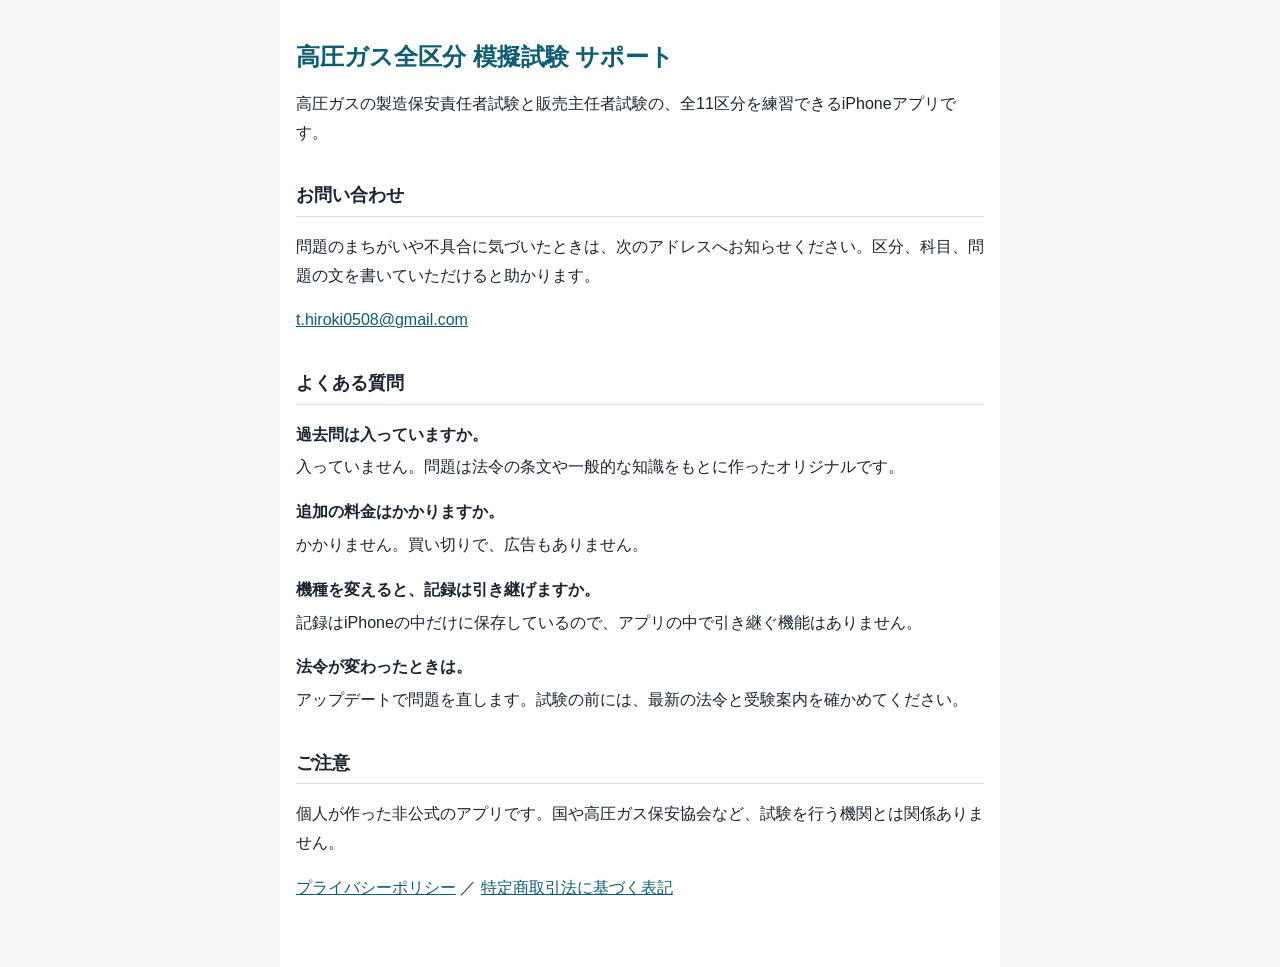
<file: index.html>
<!doctype html>
<html lang="ja">
<head>
<meta charset="utf-8">
<meta name="viewport" content="width=device-width, initial-scale=1">
<title>サポート | 高圧ガス全区分 模擬試験</title>
<link rel="stylesheet" href="style.css">
</head>
<body>
<main>
<h1>高圧ガス全区分 模擬試験 サポート</h1>
<p>高圧ガスの製造保安責任者試験と販売主任者試験の、全11区分を練習できるiPhoneアプリです。</p>

<h2>お問い合わせ</h2>
<p>問題のまちがいや不具合に気づいたときは、次のアドレスへお知らせください。区分、科目、問題の文を書いていただけると助かります。</p>
<p><a href="mailto:t.hiroki0508@gmail.com">t.hiroki0508@gmail.com</a></p>

<h2>よくある質問</h2>
<h3>過去問は入っていますか。</h3>
<p>入っていません。問題は法令の条文や一般的な知識をもとに作ったオリジナルです。</p>
<h3>追加の料金はかかりますか。</h3>
<p>かかりません。買い切りで、広告もありません。</p>
<h3>機種を変えると、記録は引き継げますか。</h3>
<p>記録はiPhoneの中だけに保存しているので、アプリの中で引き継ぐ機能はありません。</p>
<h3>法令が変わったときは。</h3>
<p>アップデートで問題を直します。試験の前には、最新の法令と受験案内を確かめてください。</p>

<h2>ご注意</h2>
<p>個人が作った非公式のアプリです。国や高圧ガス保安協会など、試験を行う機関とは関係ありません。</p>

<p><a href="privacy.html">プライバシーポリシー</a> ／ <a href="tokusho.html">特定商取引法に基づく表記</a></p>
</main>
</body>
</html>
</file>
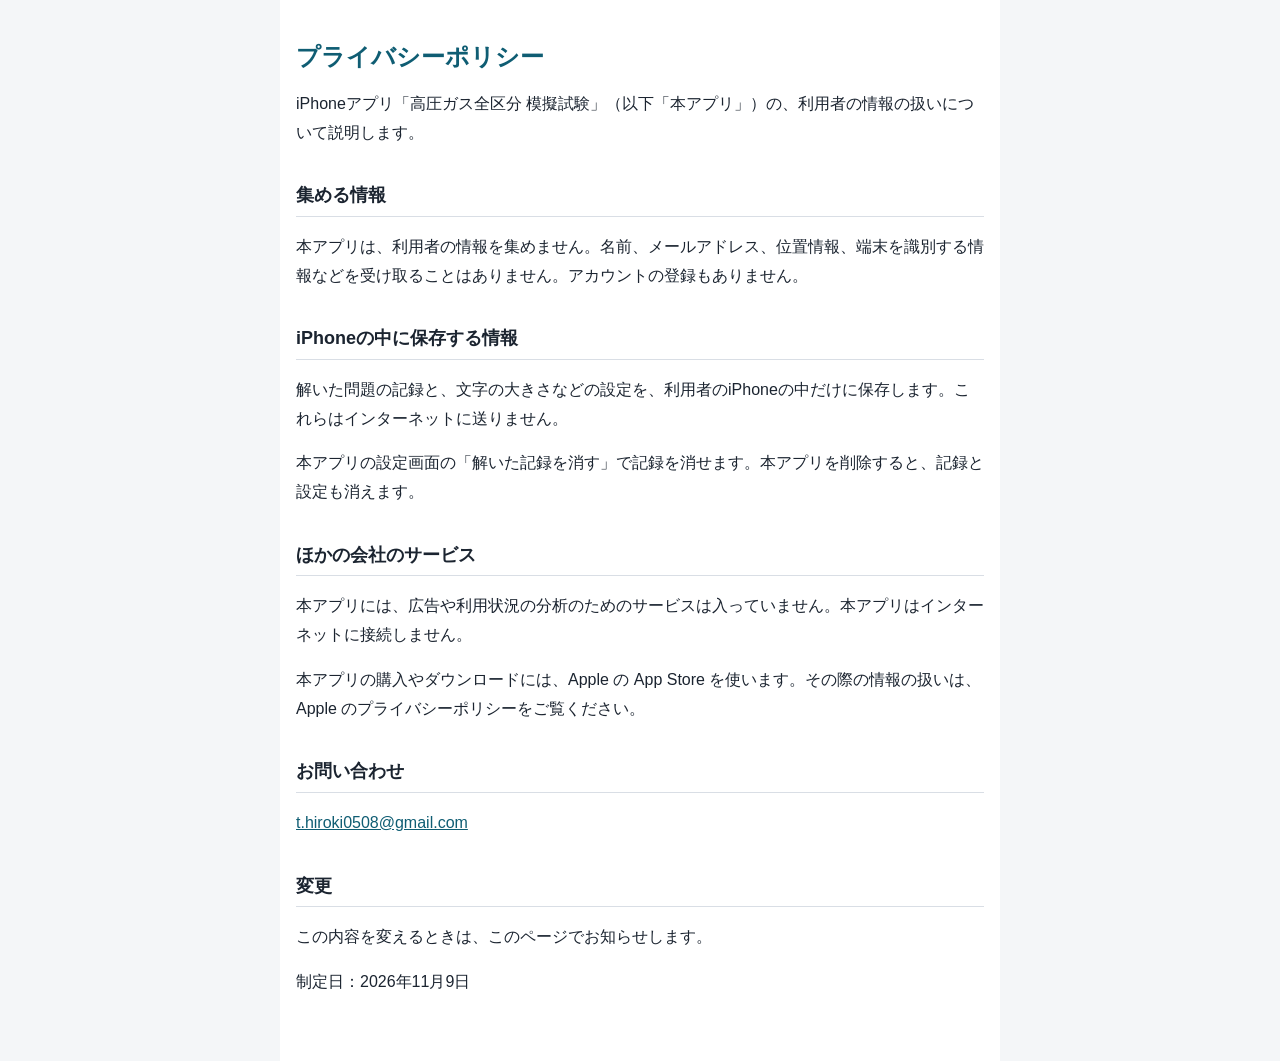
<file: privacy.html>
<!doctype html>
<html lang="ja">
<head>
<meta charset="utf-8">
<meta name="viewport" content="width=device-width, initial-scale=1">
<title>プライバシーポリシー | 高圧ガス全区分 模擬試験</title>
<link rel="stylesheet" href="style.css">
</head>
<body>
<main>
<h1>プライバシーポリシー</h1>
<p>iPhoneアプリ「高圧ガス全区分 模擬試験」（以下「本アプリ」）の、利用者の情報の扱いについて説明します。</p>

<h2>集める情報</h2>
<p>本アプリは、利用者の情報を集めません。名前、メールアドレス、位置情報、端末を識別する情報などを受け取ることはありません。アカウントの登録もありません。</p>

<h2>iPhoneの中に保存する情報</h2>
<p>解いた問題の記録と、文字の大きさなどの設定を、利用者のiPhoneの中だけに保存します。これらはインターネットに送りません。</p>
<p>本アプリの設定画面の「解いた記録を消す」で記録を消せます。本アプリを削除すると、記録と設定も消えます。</p>

<h2>ほかの会社のサービス</h2>
<p>本アプリには、広告や利用状況の分析のためのサービスは入っていません。本アプリはインターネットに接続しません。</p>
<p>本アプリの購入やダウンロードには、Apple の App Store を使います。その際の情報の扱いは、Apple のプライバシーポリシーをご覧ください。</p>

<h2>お問い合わせ</h2>
<p><a href="mailto:t.hiroki0508@gmail.com">t.hiroki0508@gmail.com</a></p>

<h2>変更</h2>
<p>この内容を変えるときは、このページでお知らせします。</p>
<p>制定日：2026年11月9日</p>
</main>
</body>
</html>
</file>
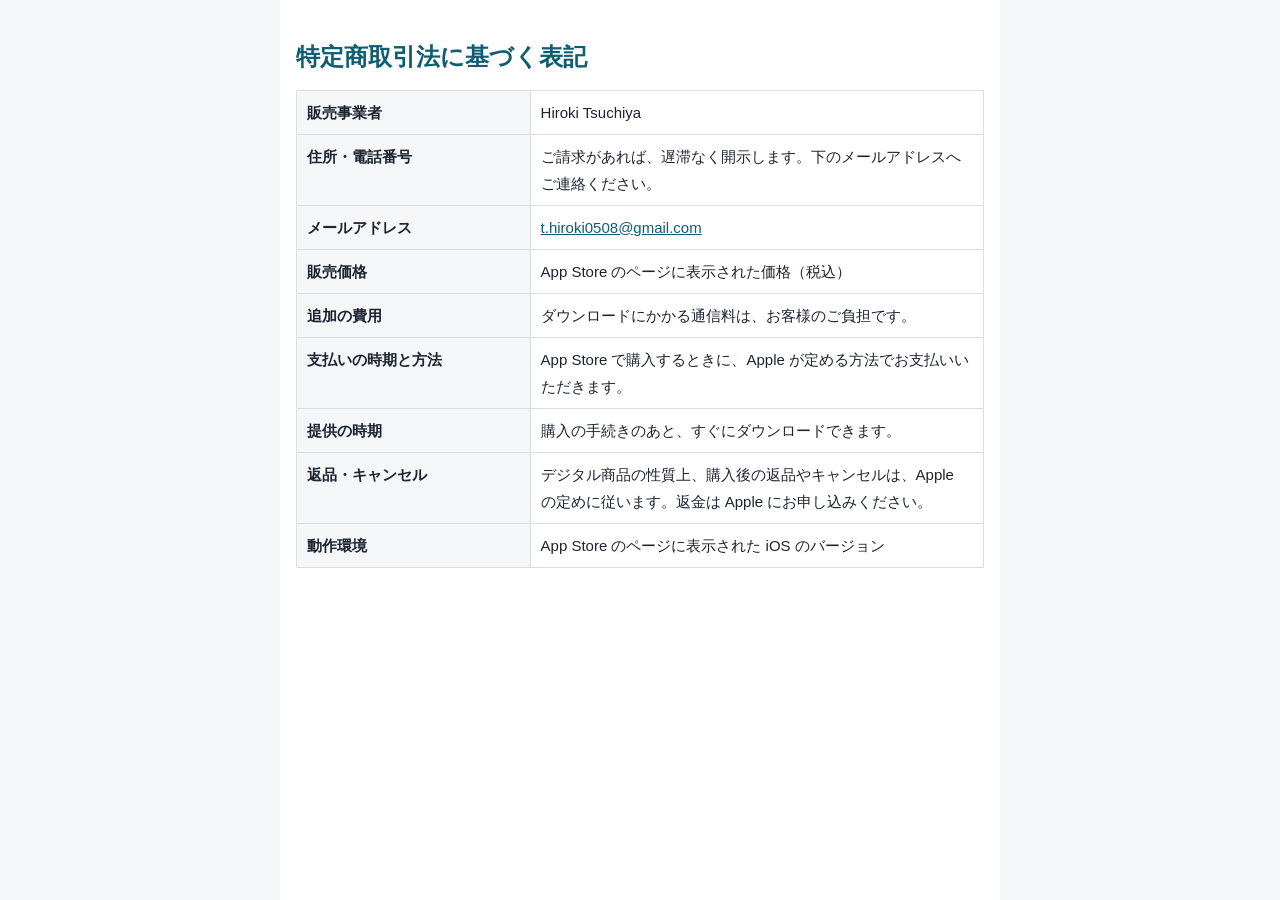
<file: tokusho.html>
<!doctype html>
<html lang="ja">
<head>
<meta charset="utf-8">
<meta name="viewport" content="width=device-width, initial-scale=1">
<title>特定商取引法に基づく表記 | 高圧ガス全区分 模擬試験</title>
<link rel="stylesheet" href="style.css">
</head>
<body>
<main>
<h1>特定商取引法に基づく表記</h1>
<table>
<tr><th>販売事業者</th><td>Hiroki Tsuchiya</td></tr>
<tr><th>住所・電話番号</th><td>ご請求があれば、遅滞なく開示します。下のメールアドレスへご連絡ください。</td></tr>
<tr><th>メールアドレス</th><td><a href="mailto:t.hiroki0508@gmail.com">t.hiroki0508@gmail.com</a></td></tr>
<tr><th>販売価格</th><td>App Store のページに表示された価格（税込）</td></tr>
<tr><th>追加の費用</th><td>ダウンロードにかかる通信料は、お客様のご負担です。</td></tr>
<tr><th>支払いの時期と方法</th><td>App Store で購入するときに、Apple が定める方法でお支払いいただきます。</td></tr>
<tr><th>提供の時期</th><td>購入の手続きのあと、すぐにダウンロードできます。</td></tr>
<tr><th>返品・キャンセル</th><td>デジタル商品の性質上、購入後の返品やキャンセルは、Apple の定めに従います。返金は Apple にお申し込みください。</td></tr>
<tr><th>動作環境</th><td>App Store のページに表示された iOS のバージョン</td></tr>
</table>
</main>
</body>
</html>
</file>
<file: style.css>
:root { color-scheme: light; }
body { margin: 0; background: #f4f6f8; color: #1b2430; font-family: -apple-system, BlinkMacSystemFont, "Hiragino Sans", "Yu Gothic", sans-serif; line-height: 1.8; }
main { max-width: 720px; margin: 0 auto; padding: 24px 16px 48px; background: #fff; min-height: 100vh; box-sizing: border-box; }
h1 { font-size: 24px; line-height: 1.4; color: #0f5d73; }
h2 { font-size: 18px; margin-top: 32px; border-bottom: 1px solid #d9dee5; padding-bottom: 4px; }
h3 { font-size: 16px; margin-bottom: 0; }
h3 + p { margin-top: 4px; }
a { color: #0f5d73; }
table { border-collapse: collapse; width: 100%; }
th, td { border: 1px solid #d9dee5; padding: 8px 10px; text-align: left; vertical-align: top; font-size: 15px; }
th { background: #f4f6f8; width: 34%; font-weight: 700; }
</file>
